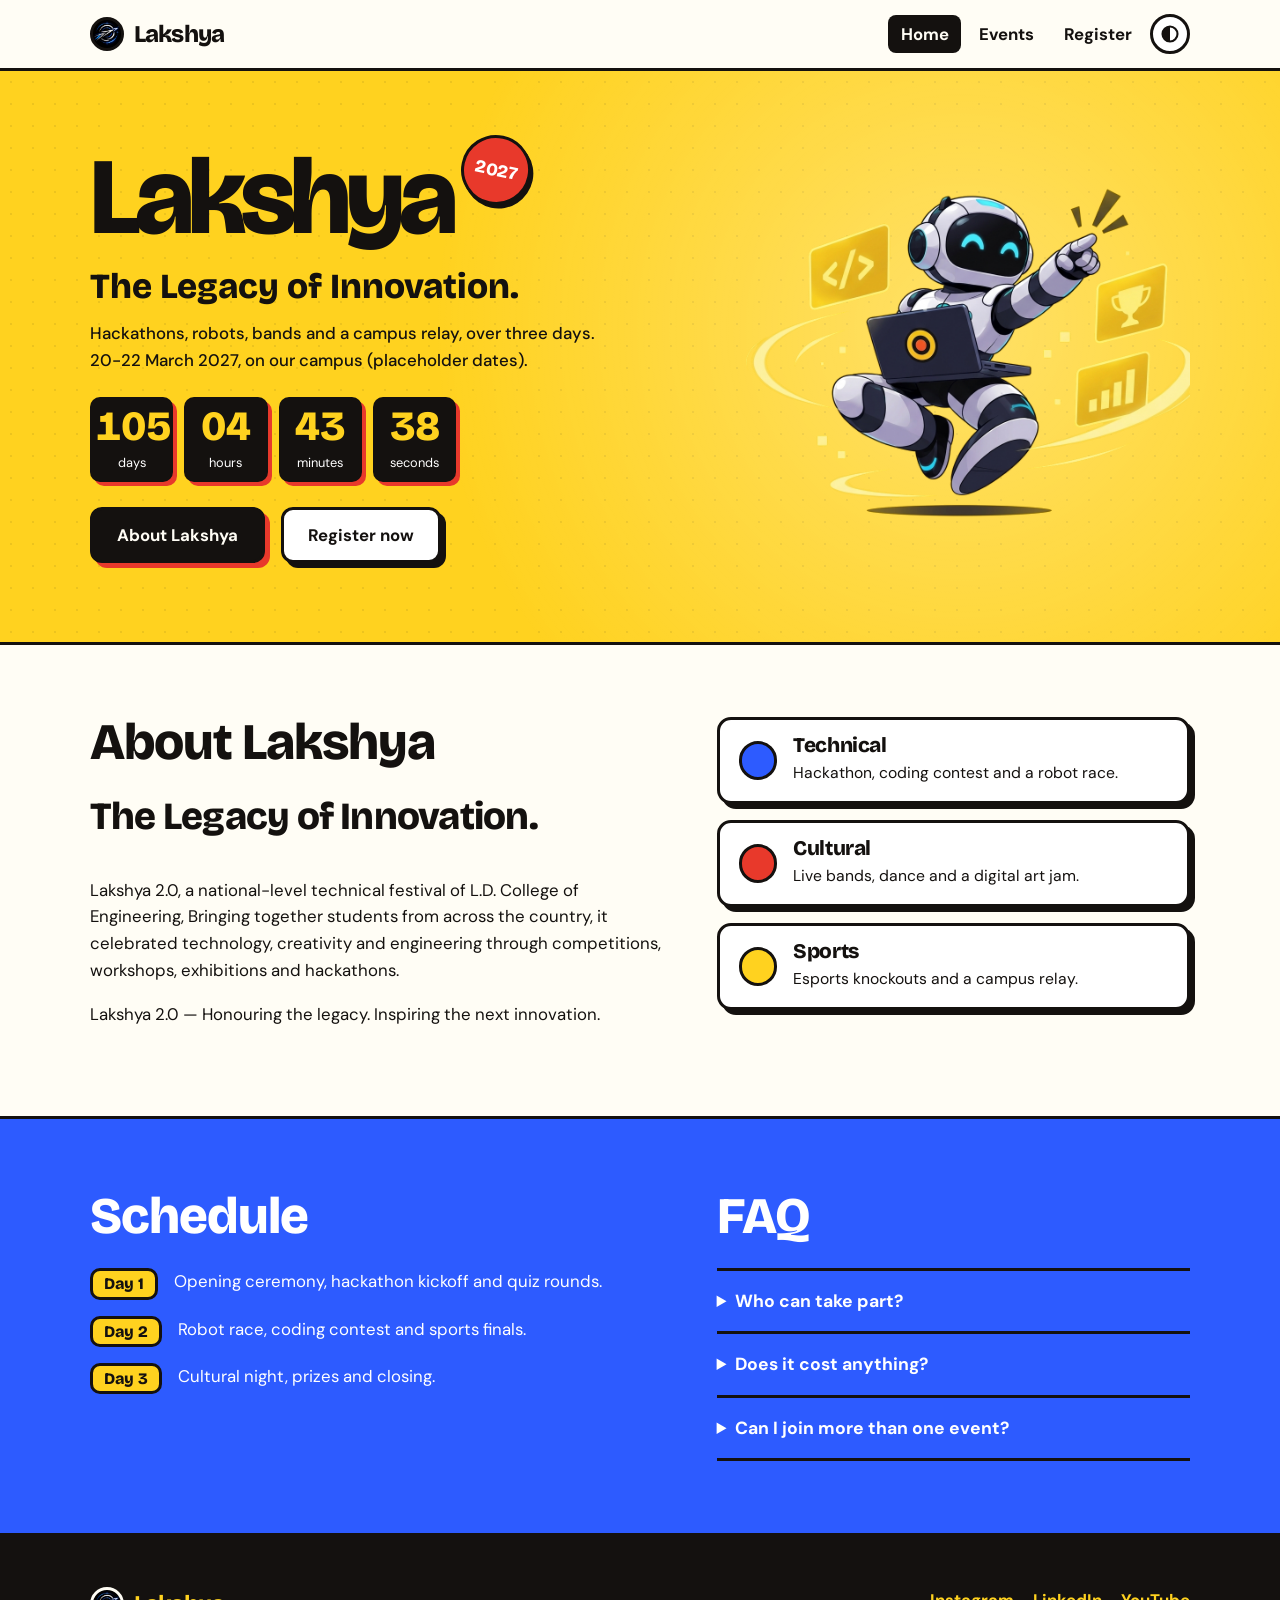
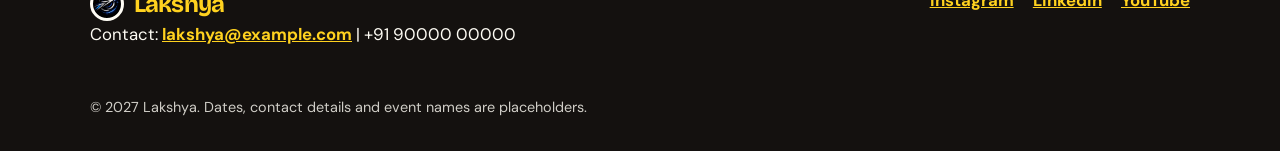
<file: index.html>
<!doctype html>
<html lang="en">

<head>
  <meta charset="UTF-8" />
  <meta name="viewport" content="width=device-width, initial-scale=1" />
  <title>Lakshya 2027 | College Tech Fest</title>
  <meta name="description" content="Lakshya 2027, the college tech fest. Pick your target. Hit it." />
  <link rel="preconnect" href="https://fonts.googleapis.com" />
  <link rel="preconnect" href="https://fonts.gstatic.com" crossorigin />
  <link
    href="https://fonts.googleapis.com/css2?family=Bricolage+Grotesque:wght@600;800&family=DM+Sans:wght@400;500;700&display=swap"
    rel="stylesheet" />
  <link rel="icon" type="image/jpeg" href="assets/logo.jpg" />
  <link rel="apple-touch-icon" href="assets/logo.jpg" />
  <link rel="stylesheet" href="style.css" />
  <script src="script.js"></script>
</head>

<body>
  <header class="site-header">
    <div class="container nav">
      <a class="brand" href="index.html"><span class="brand-mark"></span>Lakshya</a>
      <nav class="nav-links" aria-label="Main">
        <a href="index.html" aria-current="page">Home</a><a href="events.html">Events</a><a
          href="register.html">Register</a>
        <button class="theme-toggle" id="theme-toggle" type="button" aria-label="Switch between light and dark mode">
          <svg viewBox="0 0 24 24" width="20" height="20" aria-hidden="true">
            <circle cx="12" cy="12" r="9" fill="none" stroke="currentColor" stroke-width="2.5" />
            <path d="M12 3a9 9 0 000 18z" fill="currentColor" />
          </svg>
        </button>
      </nav>
    </div>
  </header>

  <main>
    <section class="hero">
      <div class="container hero-grid">
        <div>
          <h1 class="hero-title">Lakshya<span class="year-sticker">2027</span></h1>
          <p class="tagline">The Legacy of Innovation.</p>
          <p class="event-meta">
            Hackathons, robots, bands and a campus relay, over three days.<br />20-22 March 2027,
            on our campus (placeholder dates).
          </p>
          <div class="countdown" id="countdown" aria-label="Time until the event starts">
            <div class="time-box"><strong id="countdown-days">00</strong><span>days</span></div>
            <div class="time-box"><strong id="countdown-hours">00</strong><span>hours</span></div>
            <div class="time-box">
              <strong id="countdown-minutes">00</strong><span>minutes</span>
            </div>
            <div class="time-box">
              <strong id="countdown-seconds">00</strong><span>seconds</span>
            </div>
          </div>
          <div class="button-row">
            <a class="button" href="#about">About Lakshya</a>
            <a class="button button-light" href="register.html">Register now</a>
          </div>
        </div>
        <img class="hero-illustration" src="assets/hero-robot.png"
          alt="Lakshya mascot robot holding a laptop surrounded by coding, trophy, and analytics icons" />
      </div>
    </section>

    <section class="section" id="about">
      <div class="container two-column">
        <div>
          <h2>About Lakshya</h2>
          <p class="lead">The Legacy of Innovation.</p>
          <p>
            Lakshya 2.0, a national-level technical festival of L.D. College of Engineering, Bringing together students
            from across the country, it celebrated technology, creativity and engineering through competitions,
            workshops, exhibitions and hackathons.
          <p> Lakshya 2.0 — Honouring the legacy. Inspiring the next innovation.</p>

          </p>
        </div>
        <div>
          <div class="category-strip">
            <span class="category-dot dot-blue"></span>
            <div>
              <h3>Technical</h3>
              <p>Hackathon, coding contest and a robot race.</p>
            </div>
          </div>
          <div class="category-strip">
            <span class="category-dot dot-red"></span>
            <div>
              <h3>Cultural</h3>
              <p>Live bands, dance and a digital art jam.</p>
            </div>
          </div>
          <div class="category-strip">
            <span class="category-dot dot-gold"></span>
            <div>
              <h3>Sports</h3>
              <p>Esports knockouts and a campus relay.</p>
            </div>
          </div>
        </div>
      </div>
    </section>

    <section class="section band">
      <div class="container two-column">
        <div>
          <h2>Schedule</h2>
          <ul class="schedule-list">
            <li>
              <b class="day-badge">Day 1</b>
              <p>Opening ceremony, hackathon kickoff and quiz rounds.</p>
            </li>
            <li>
              <b class="day-badge">Day 2</b>
              <p>Robot race, coding contest and sports finals.</p>
            </li>
            <li>
              <b class="day-badge">Day 3</b>
              <p>Cultural night, prizes and closing.</p>
            </li>
          </ul>
        </div>
        <div>
          <h2>FAQ</h2>
          <details class="faq-item">
            <summary>Who can take part?</summary>
            <p>Any college student. Use the Register page and add your college name.</p>
          </details>
          <details class="faq-item">
            <summary>Does it cost anything?</summary>
            <p>Placeholder answer: the organisers will announce fees.</p>
          </details>
          <details class="faq-item">
            <summary>Can I join more than one event?</summary>
            <p>Yes, as long as the timings do not clash.</p>
          </details>
        </div>
      </div>
    </section>
  </main>

  <footer class="site-footer">
    <div class="container">
      <div class="footer-grid">
        <div>
          <a class="brand" href="index.html"><span class="brand-mark"></span>Lakshya</a>
          <p>
            Contact: <a href="mailto:lakshya@example.com">lakshya@example.com</a> | +91 90000
            00000
          </p>
        </div>
        <ul class="footer-links">
          <li>
            <a href="https://www.instagram.com" target="_blank" rel="noopener">Instagram</a>
          </li>
          <li><a href="https://www.linkedin.com" target="_blank" rel="noopener">LinkedIn</a></li>
          <li><a href="https://www.youtube.com" target="_blank" rel="noopener">YouTube</a></li>
        </ul>
      </div>
      <p class="footer-note">
        &copy; 2027 Lakshya. Dates, contact details and event names are placeholders.
      </p>
    </div>
  </footer>
</body>

</html>
</file>
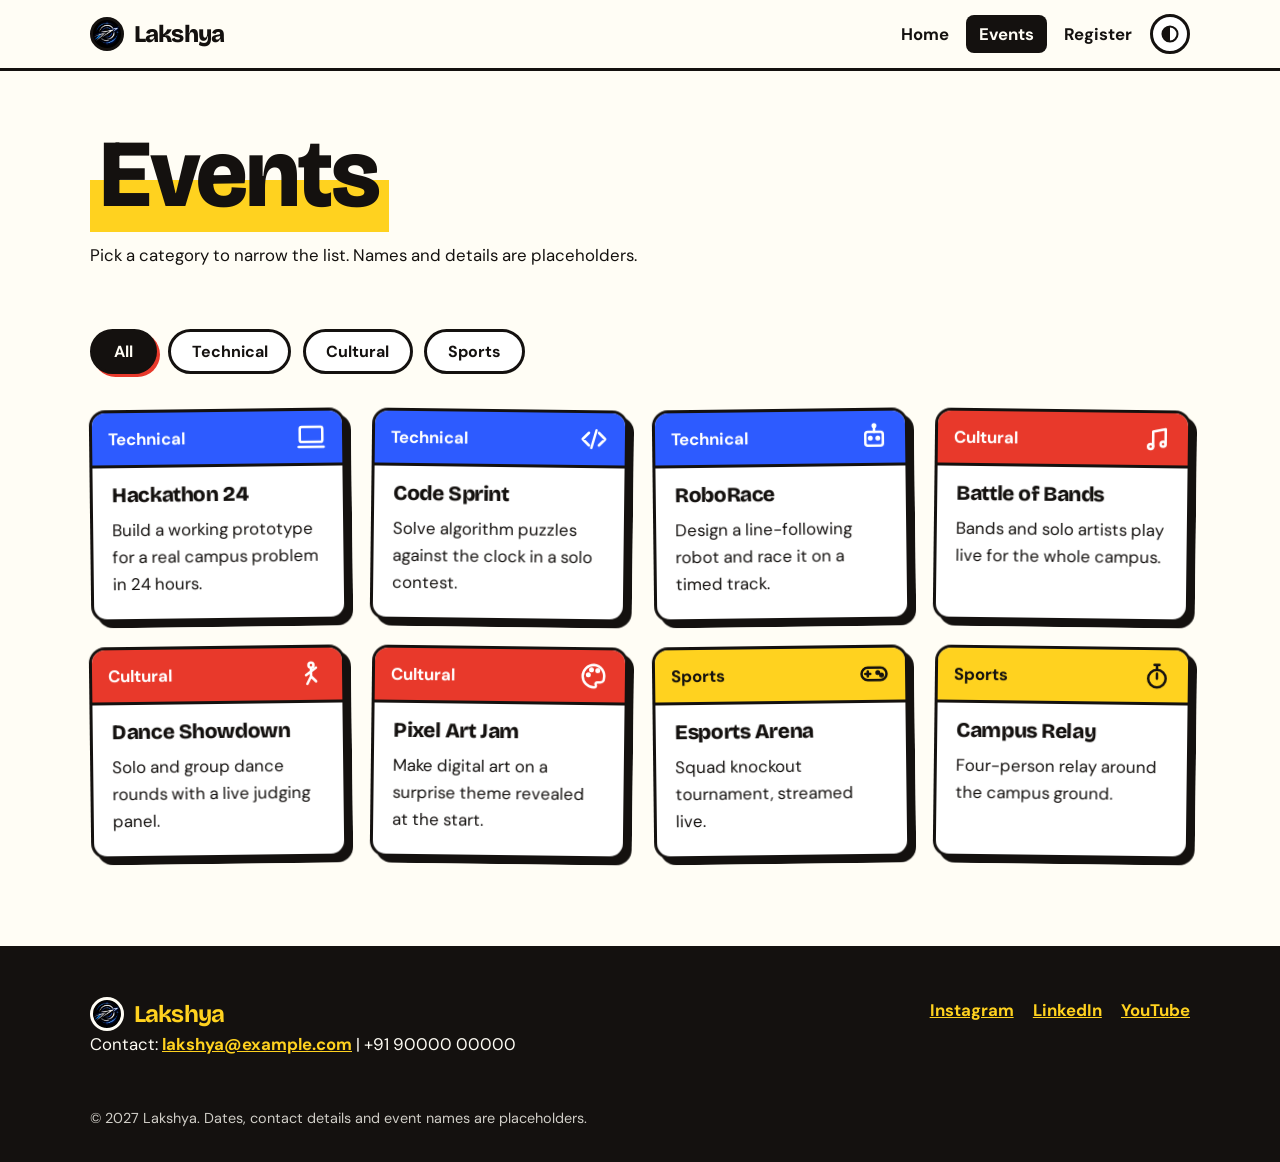
<file: events.html>
<!doctype html>
<html lang="en">
  <head>
    <meta charset="UTF-8" />
    <meta name="viewport" content="width=device-width, initial-scale=1" />
    <title>Events | Lakshya 2027</title>
    <meta
      name="description"
      content="Lakshya 2027, the college tech fest. Pick your target. Hit it."
    />
    <link rel="preconnect" href="https://fonts.googleapis.com" />
    <link rel="preconnect" href="https://fonts.gstatic.com" crossorigin />
    <link
      href="https://fonts.googleapis.com/css2?family=Bricolage+Grotesque:wght@600;800&family=DM+Sans:wght@400;500;700&display=swap"
      rel="stylesheet"
    />
    <link rel="icon" type="image/jpeg" href="assets/logo.jpg" />
    <link rel="apple-touch-icon" href="assets/logo.jpg" />
    <link rel="stylesheet" href="style.css" />
    <script src="script.js"></script>
  </head>
  <body>
    <header class="site-header">
      <div class="container nav">
        <a class="brand" href="index.html"><span class="brand-mark"></span>Lakshya</a>
        <nav class="nav-links" aria-label="Main">
          <a href="index.html">Home</a><a href="events.html" aria-current="page">Events</a
          ><a href="register.html">Register</a>
          <button
            class="theme-toggle"
            id="theme-toggle"
            type="button"
            aria-label="Switch between light and dark mode"
          >
            <svg viewBox="0 0 24 24" width="20" height="20" aria-hidden="true">
              <circle cx="12" cy="12" r="9" fill="none" stroke="currentColor" stroke-width="2.5" />
              <path d="M12 3a9 9 0 000 18z" fill="currentColor" />
            </svg>
          </button>
        </nav>
      </div>
    </header>

    <main>
      <section class="page-head">
        <div class="container">
          <h1><span class="highlight">Events</span></h1>
          <p>Pick a category to narrow the list. Names and details are placeholders.</p>
        </div>
      </section>

      <section class="section section-flush">
        <div class="container">
          <div class="filters" role="group" aria-label="Filter events by category">
            <button class="filter-btn" type="button" data-filter="All" aria-pressed="true">
              All
            </button>
            <button class="filter-btn" type="button" data-filter="Technical" aria-pressed="false">
              Technical
            </button>
            <button class="filter-btn" type="button" data-filter="Cultural" aria-pressed="false">
              Cultural
            </button>
            <button class="filter-btn" type="button" data-filter="Sports" aria-pressed="false">
              Sports
            </button>
          </div>
          <div class="cards">
            <article class="card" data-category="Technical">
              <div class="card-header">
                <span>Technical</span
                ><svg
                  class="card-icon"
                  viewBox="0 0 24 24"
                  fill="none"
                  stroke="currentColor"
                  stroke-width="2"
                  stroke-linecap="round"
                  stroke-linejoin="round"
                  aria-hidden="true"
                >
                  <rect x="3" y="4" width="18" height="12" rx="1.5" />
                  <path d="M2 20h20" />
                </svg>
              </div>
              <div class="card-body">
                <h3>Hackathon 24</h3>
                <p>Build a working prototype for a real campus problem in 24 hours.</p>
              </div>
            </article>
            <article class="card" data-category="Technical">
              <div class="card-header">
                <span>Technical</span
                ><svg
                  class="card-icon"
                  viewBox="0 0 24 24"
                  fill="none"
                  stroke="currentColor"
                  stroke-width="2"
                  stroke-linecap="round"
                  stroke-linejoin="round"
                  aria-hidden="true"
                >
                  <path d="M8 7l-5 5 5 5M16 7l5 5-5 5M14 5l-4 14" />
                </svg>
              </div>
              <div class="card-body">
                <h3>Code Sprint</h3>
                <p>Solve algorithm puzzles against the clock in a solo contest.</p>
              </div>
            </article>
            <article class="card" data-category="Technical">
              <div class="card-header">
                <span>Technical</span
                ><svg
                  class="card-icon"
                  viewBox="0 0 24 24"
                  fill="none"
                  stroke="currentColor"
                  stroke-width="2"
                  stroke-linecap="round"
                  stroke-linejoin="round"
                  aria-hidden="true"
                >
                  <rect x="5" y="8" width="14" height="11" rx="2" />
                  <circle cx="9" cy="13" r="1" />
                  <circle cx="15" cy="13" r="1" />
                  <path d="M12 8V4" />
                  <circle cx="12" cy="3" r="1" />
                </svg>
              </div>
              <div class="card-body">
                <h3>RoboRace</h3>
                <p>Design a line-following robot and race it on a timed track.</p>
              </div>
            </article>
            <article class="card" data-category="Cultural">
              <div class="card-header">
                <span>Cultural</span
                ><svg
                  class="card-icon"
                  viewBox="0 0 24 24"
                  fill="none"
                  stroke="currentColor"
                  stroke-width="2"
                  stroke-linecap="round"
                  stroke-linejoin="round"
                  aria-hidden="true"
                >
                  <path d="M9 18V6l10-2v12" />
                  <circle cx="7" cy="18" r="2" />
                  <circle cx="17" cy="16" r="2" />
                </svg>
              </div>
              <div class="card-body">
                <h3>Battle of Bands</h3>
                <p>Bands and solo artists play live for the whole campus.</p>
              </div>
            </article>
            <article class="card" data-category="Cultural">
              <div class="card-header">
                <span>Cultural</span
                ><svg
                  class="card-icon"
                  viewBox="0 0 24 24"
                  fill="none"
                  stroke="currentColor"
                  stroke-width="2"
                  stroke-linecap="round"
                  stroke-linejoin="round"
                  aria-hidden="true"
                >
                  <circle cx="12" cy="5" r="2" />
                  <path d="M12 8v6M12 10l-4 3M12 10l4-3M12 14l-3 6M12 14l4 4" />
                </svg>
              </div>
              <div class="card-body">
                <h3>Dance Showdown</h3>
                <p>Solo and group dance rounds with a live judging panel.</p>
              </div>
            </article>
            <article class="card" data-category="Cultural">
              <div class="card-header">
                <span>Cultural</span
                ><svg
                  class="card-icon"
                  viewBox="0 0 24 24"
                  fill="none"
                  stroke="currentColor"
                  stroke-width="2"
                  stroke-linecap="round"
                  stroke-linejoin="round"
                  aria-hidden="true"
                >
                  <path
                    d="M12 3a9 9 0 100 18c1.5 0 2-1 1.5-2s0-2 1.5-2h2a3 3 0 003-3A9 9 0 0012 3z"
                  />
                  <circle cx="7.5" cy="11" r="1" />
                  <circle cx="10" cy="7" r="1" />
                  <circle cx="15" cy="7.5" r="1" />
                </svg>
              </div>
              <div class="card-body">
                <h3>Pixel Art Jam</h3>
                <p>Make digital art on a surprise theme revealed at the start.</p>
              </div>
            </article>
            <article class="card" data-category="Sports">
              <div class="card-header">
                <span>Sports</span
                ><svg
                  class="card-icon"
                  viewBox="0 0 24 24"
                  fill="none"
                  stroke="currentColor"
                  stroke-width="2"
                  stroke-linecap="round"
                  stroke-linejoin="round"
                  aria-hidden="true"
                >
                  <rect x="2" y="7" width="20" height="10" rx="5" />
                  <path d="M7 10v4M5 12h4" />
                  <circle cx="15" cy="11" r="1" />
                  <circle cx="18" cy="13" r="1" />
                </svg>
              </div>
              <div class="card-body">
                <h3>Esports Arena</h3>
                <p>Squad knockout tournament, streamed live.</p>
              </div>
            </article>
            <article class="card" data-category="Sports">
              <div class="card-header">
                <span>Sports</span
                ><svg
                  class="card-icon"
                  viewBox="0 0 24 24"
                  fill="none"
                  stroke="currentColor"
                  stroke-width="2"
                  stroke-linecap="round"
                  stroke-linejoin="round"
                  aria-hidden="true"
                >
                  <circle cx="12" cy="14" r="7" />
                  <path d="M12 14v-4M10 3h4M12 3v4" />
                </svg>
              </div>
              <div class="card-body">
                <h3>Campus Relay</h3>
                <p>Four-person relay around the campus ground.</p>
              </div>
            </article>
          </div>
          <p class="filter-status" id="filter-status" aria-live="polite"></p>
        </div>
      </section>
    </main>

    <footer class="site-footer">
      <div class="container">
        <div class="footer-grid">
          <div>
            <a class="brand" href="index.html"><span class="brand-mark"></span>Lakshya</a>
            <p>
              Contact: <a href="mailto:lakshya@example.com">lakshya@example.com</a> | +91 90000
              00000
            </p>
          </div>
          <ul class="footer-links">
            <li>
              <a href="https://www.instagram.com" target="_blank" rel="noopener">Instagram</a>
            </li>
            <li><a href="https://www.linkedin.com" target="_blank" rel="noopener">LinkedIn</a></li>
            <li><a href="https://www.youtube.com" target="_blank" rel="noopener">YouTube</a></li>
          </ul>
        </div>
        <p class="footer-note">
          &copy; 2027 Lakshya. Dates, contact details and event names are placeholders.
        </p>
      </div>
    </footer>
  </body>
</html>
</file>
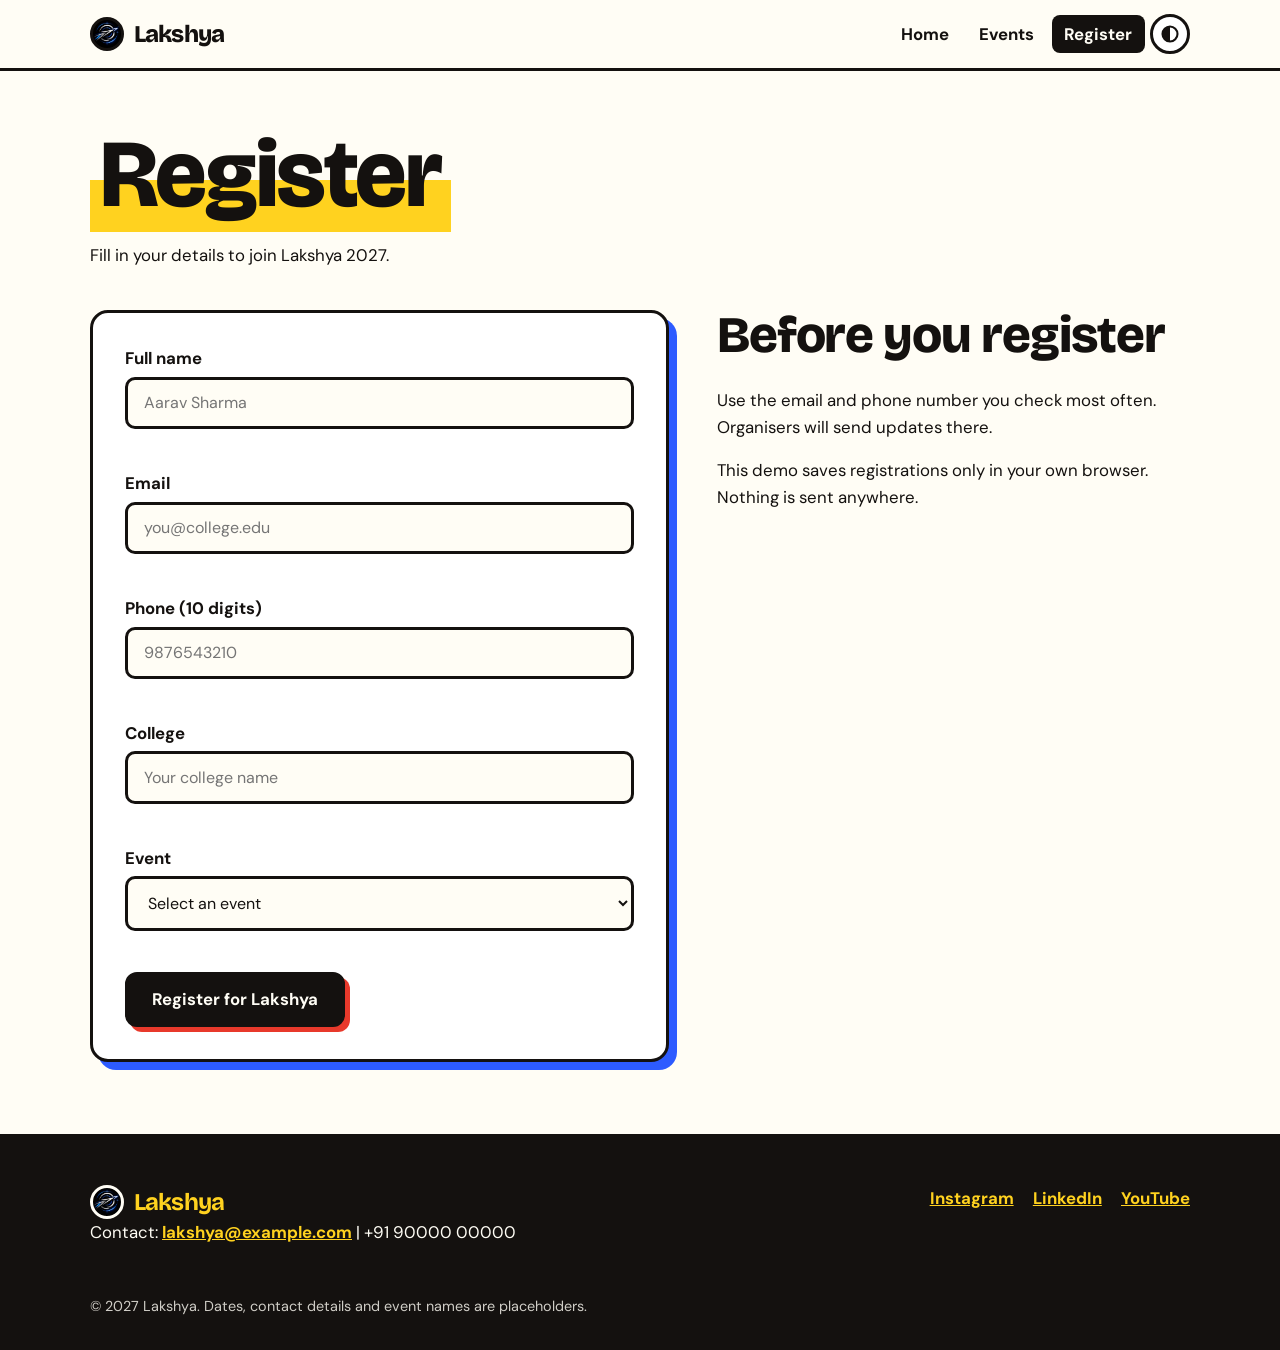
<file: register.html>
<!doctype html>
<html lang="en">
  <head>
    <meta charset="UTF-8" />
    <meta name="viewport" content="width=device-width, initial-scale=1" />
    <title>Register | Lakshya 2027</title>
    <meta
      name="description"
      content="Lakshya 2027, the college tech fest. Pick your target. Hit it."
    />
    <link rel="preconnect" href="https://fonts.googleapis.com" />
    <link rel="preconnect" href="https://fonts.gstatic.com" crossorigin />
    <link
      href="https://fonts.googleapis.com/css2?family=Bricolage+Grotesque:wght@600;800&family=DM+Sans:wght@400;500;700&display=swap"
      rel="stylesheet"
    />
    <link rel="icon" type="image/jpeg" href="assets/logo.jpg" />
    <link rel="apple-touch-icon" href="assets/logo.jpg" />
    <link rel="stylesheet" href="style.css" />
    <script src="script.js"></script>
  </head>
  <body>
    <header class="site-header">
      <div class="container nav">
        <a class="brand" href="index.html"><span class="brand-mark"></span>Lakshya</a>
        <nav class="nav-links" aria-label="Main">
          <a href="index.html">Home</a><a href="events.html">Events</a
          ><a href="register.html" aria-current="page">Register</a>
          <button
            class="theme-toggle"
            id="theme-toggle"
            type="button"
            aria-label="Switch between light and dark mode"
          >
            <svg viewBox="0 0 24 24" width="20" height="20" aria-hidden="true">
              <circle cx="12" cy="12" r="9" fill="none" stroke="currentColor" stroke-width="2.5" />
              <path d="M12 3a9 9 0 000 18z" fill="currentColor" />
            </svg>
          </button>
        </nav>
      </div>
    </header>

    <main>
      <section class="page-head">
        <div class="container">
          <h1><span class="highlight">Register</span></h1>
          <p>Fill in your details to join Lakshya 2027.</p>
        </div>
      </section>

      <section class="section section-flush">
        <div class="container register-layout">
          <form class="register-form" id="register-form" novalidate>
            <div class="form-field">
              <label for="name">Full name</label
              ><input
                id="name"
                name="name"
                type="text"
                autocomplete="name"
                placeholder="Aarav Sharma"
              />
              <p class="error-msg" id="name-error"></p>
            </div>
            <div class="form-field">
              <label for="email">Email</label
              ><input
                id="email"
                name="email"
                type="email"
                autocomplete="email"
                placeholder="you@college.edu"
              />
              <p class="error-msg" id="email-error"></p>
            </div>
            <div class="form-field">
              <label for="phone">Phone (10 digits)</label
              ><input
                id="phone"
                name="phone"
                type="tel"
                inputmode="numeric"
                maxlength="10"
                autocomplete="tel"
                placeholder="9876543210"
              />
              <p class="error-msg" id="phone-error"></p>
            </div>
            <div class="form-field">
              <label for="college">College</label
              ><input id="college" name="college" type="text" placeholder="Your college name" />
              <p class="error-msg" id="college-error"></p>
            </div>
            <div class="form-field">
              <label for="event">Event</label>
              <select id="event" name="event">
                <option value="">Select an event</option>
                <option value="Hackathon 24">Hackathon 24</option>
                <option value="Code Sprint">Code Sprint</option>
                <option value="RoboRace">RoboRace</option>
                <option value="Battle of Bands">Battle of Bands</option>
                <option value="Dance Showdown">Dance Showdown</option>
                <option value="Pixel Art Jam">Pixel Art Jam</option>
                <option value="Esports Arena">Esports Arena</option>
                <option value="Campus Relay">Campus Relay</option>
              </select>
              <p class="error-msg" id="event-error"></p>
            </div>
            <button class="button" type="submit">Register for Lakshya</button>
            <p class="success-msg" id="success-message" role="status"></p>
          </form>
          <aside>
            <h2>Before you register</h2>
            <p>
              Use the email and phone number you check most often. Organisers will send updates
              there.
            </p>
            <p>This demo saves registrations only in your own browser. Nothing is sent anywhere.</p>
            <p class="saved-count" id="saved-count"></p>
          </aside>
        </div>
      </section>
    </main>

    <footer class="site-footer">
      <div class="container">
        <div class="footer-grid">
          <div>
            <a class="brand" href="index.html"><span class="brand-mark"></span>Lakshya</a>
            <p>
              Contact: <a href="mailto:lakshya@example.com">lakshya@example.com</a> | +91 90000
              00000
            </p>
          </div>
          <ul class="footer-links">
            <li>
              <a href="https://www.instagram.com" target="_blank" rel="noopener">Instagram</a>
            </li>
            <li><a href="https://www.linkedin.com" target="_blank" rel="noopener">LinkedIn</a></li>
            <li><a href="https://www.youtube.com" target="_blank" rel="noopener">YouTube</a></li>
          </ul>
        </div>
        <p class="footer-note">
          &copy; 2027 Lakshya. Dates, contact details and event names are placeholders.
        </p>
      </div>
    </footer>
  </body>
</html>
</file>
<file: style.css>
/* Lakshya 2027 - stylesheet shared by all three pages.
   Theme: an archery target (Lakshya means "target"). Gold, red, blue, black and white,
   flat colours, thick outlines and hard offset shadows. */

/* ---------- Design tokens ---------- */
:root {
  --bg: #fffdf5;
  --card-bg: #ffffff;
  --text: #14110f;
  --line: #14110f;
  --gold: #ffd21f;
  --red: #e8392b;
  --blue: #2d5bff;
  --ink: #14110f;
  --paper: #fffdf5;
  --font-display: "Bricolage Grotesque", "Arial Black", Impact, sans-serif;
  --font-body: "DM Sans", "Segoe UI", Arial, sans-serif;
}
:root[data-theme="dark"] {
  --bg: #161210;
  --card-bg: #231d19;
  --text: #fff8e5;
  --line: #fff8e5;
}

/* ---------- Base ---------- */
*,
*::before,
*::after {
  box-sizing: border-box;
}
html {
  scroll-behavior: smooth;
}
body {
  margin: 0;
  background: var(--bg);
  color: var(--text);
  font: clamp(0.98rem, 0.94rem + 0.25vw, 1.05rem) / 1.6 var(--font-body);
  overflow-x: hidden;
}
a {
  color: inherit;
}
:focus-visible {
  outline: 4px solid var(--blue);
  outline-offset: 3px;
}
h1,
h2,
h3 {
  font-family: var(--font-display);
  font-weight: 800;
  line-height: 1;
  margin: 0 0 0.5em;
  letter-spacing: -0.02em;
}
h2 {
  font-size: clamp(2rem, 5vw, 3.2rem);
}
h3 {
  font-size: 1.3rem;
}
p {
  margin: 0 0 1em;
  max-width: 60ch;
}
.container {
  width: min(1100px, 100% - clamp(1.5rem, 4vw, 2.5rem));
  margin-inline: auto;
}
.section {
  padding: clamp(2.5rem, 6vw, 4.5rem) 0;
}
.section-flush {
  padding-top: 0;
}

/* ---------- Header and navigation ---------- */
.site-header {
  background: var(--bg);
  border-bottom: 3px solid var(--line);
  position: sticky;
  top: 0;
  z-index: 10;
}
.nav {
  display: flex;
  align-items: center;
  justify-content: space-between;
  flex-wrap: wrap;
  gap: 0.6rem 1rem;
  min-height: 68px;
  padding: 0.5rem 0;
}
.brand {
  display: flex;
  align-items: center;
  gap: 0.6rem;
  font: 800 1.5rem var(--font-display);
  letter-spacing: -0.03em;
  text-decoration: none;
}
.brand-mark {
  width: 34px;
  height: 34px;
  flex: none;
  border-radius: 50%;
  border: 3px solid var(--line);
  background: #000000 url("assets/logo.jpg") center / 138% no-repeat;
}
.nav-links {
  display: flex;
  align-items: center;
  flex-wrap: wrap;
  gap: 0.3rem;
}
.nav-links a {
  text-decoration: none;
  font-weight: 700;
  padding: 0.35rem 0.8rem;
  border-radius: 8px;
}
.nav-links a:hover {
  background: var(--gold);
  color: var(--ink);
}
.nav-links a[aria-current="page"] {
  background: var(--ink);
  color: var(--paper);
}
:root[data-theme="dark"] .nav-links a[aria-current="page"] {
  background: var(--gold);
  color: var(--ink);
}
.theme-toggle {
  display: grid;
  place-items: center;
  width: 40px;
  height: 40px;
  border: 3px solid var(--line);
  border-radius: 50%;
  background: var(--card-bg);
  color: var(--text);
  cursor: pointer;
}
.theme-toggle:hover {
  background: var(--gold);
  color: var(--ink);
}

/* ---------- Buttons ---------- */
.button {
  display: inline-block;
  padding: 0.85rem 1.5rem;
  border: 3px solid var(--ink);
  border-radius: 12px;
  background: var(--ink);
  color: var(--paper);
  font: 700 1.05rem var(--font-body);
  text-decoration: none;
  box-shadow: 5px 5px 0 var(--red);
  cursor: pointer;
  transition:
    transform 0.12s,
    box-shadow 0.12s;
}
.button:hover {
  transform: translate(-2px, -2px);
  box-shadow: 7px 7px 0 var(--red);
}
.button:active {
  transform: translate(4px, 4px);
  box-shadow: 1px 1px 0 var(--red);
}
.button-light {
  background: #ffffff;
  color: var(--ink);
  box-shadow: 5px 5px 0 var(--ink);
}
.button-light:hover {
  box-shadow: 7px 7px 0 var(--ink);
}
.button-light:active {
  box-shadow: 1px 1px 0 var(--ink);
}
.button-row {
  display: flex;
  flex-wrap: wrap;
  gap: 1rem;
  margin-top: 1.6rem;
}

/* ---------- Home: hero ---------- */
.hero {
  background-color: var(--gold);
  background-image:
    radial-gradient(circle at 75% 45%, rgba(255, 255, 255, 0.32), transparent 52%),
    radial-gradient(rgba(20, 17, 15, 0.08) 1.5px, transparent 1.5px);
  background-size: 100% 100%, 22px 22px;
  color: var(--ink);
  border-bottom: 3px solid var(--line);
  overflow: hidden;
}
.hero-grid {
  display: grid;
  grid-template-columns: 1.15fr 0.85fr;
  align-items: center;
  gap: clamp(1.5rem, 3vw, 2.5rem);
  padding: clamp(2rem, 5vw, 3.5rem) 0 clamp(2.5rem, 5vw, 4rem);
}
.hero-grid > * {
  min-width: 0;
}
.hero-title {
  position: relative;
  display: inline-block;
  margin: 0 0 0.15em;
  font-size: clamp(3.2rem, 8.5vw, 8.5rem);
  letter-spacing: -0.05em;
}
.year-sticker {
  position: absolute;
  top: -0.5rem;
  left: calc(100% + 0.5rem);
  display: grid;
  place-items: center;
  width: clamp(4.2rem, 5.5vw, 5.2rem);
  height: clamp(4.2rem, 5.5vw, 5.2rem);
  border: 3px solid var(--ink);
  border-radius: 50%;
  background: var(--red);
  color: #ffffff;
  font: 800 clamp(1.1rem, 1.4vw, 1.4rem) var(--font-display);
  letter-spacing: 0;
  transform: rotate(12deg);
  box-shadow: 3px 3px 0 var(--ink);
}
.tagline {
  margin-bottom: 0.4em;
  font: 800 clamp(1.5rem, 3.5vw, 2.2rem) / 1.1 var(--font-display);
}
.event-meta {
  font-weight: 500;
}

/* Countdown */
.countdown {
  display: grid;
  grid-template-columns: repeat(4, minmax(0, 5.2rem));
  gap: clamp(0.45rem, 2vw, 0.7rem);
  margin-top: 1.4rem;
  max-width: 100%;
}
.countdown .tagline {
  grid-column: 1 / -1;
  margin: 0;
}
.time-box {
  min-width: 0;
  padding: 0.6rem 0.35rem 0.45rem;
  border-radius: 10px;
  background: var(--ink);
  color: var(--gold);
  text-align: center;
  box-shadow: 4px 4px 0 var(--red);
}
.time-box strong {
  display: block;
  font: 800 clamp(1.4rem, 5vw, 2.6rem) / 1 var(--font-display);
  font-variant-numeric: tabular-nums;
}
.time-box span {
  font-size: 0.8rem;
  color: #ffffff;
}
.time-box strong.tick {
  animation: tick 0.3s;
}
@keyframes tick {
  from {
    transform: translateY(-30%);
    opacity: 0.2;
  }
}

/* Hero mascot illustration */
.hero-illustration {
  display: block;
  width: 100%;
  max-width: 460px;
  height: auto;
  justify-self: center;
  animation: float-mascot 4.5s ease-in-out infinite;
}
@keyframes float-mascot {
  0%,
  100% {
    transform: translateY(0);
  }
  50% {
    transform: translateY(-8px);
  }
}

/* ---------- Home: about, schedule, FAQ ---------- */
.two-column {
  display: grid;
  grid-template-columns: 1.1fr 0.9fr;
  align-items: start;
  gap: clamp(1.75rem, 4vw, 3rem);
}
.two-column > * {
  min-width: 0;
}
.lead {
  max-width: 22ch;
  font: 800 clamp(1.6rem, 3.6vw, 2.4rem) / 1.15 var(--font-display);
  letter-spacing: -0.02em;
}
.category-strip {
  display: flex;
  align-items: center;
  gap: 1rem;
  margin-bottom: 1rem;
  padding: 1rem 1.2rem;
  border: 3px solid var(--line);
  border-radius: 14px;
  background: var(--card-bg);
  box-shadow: 5px 5px 0 var(--line);
}
.category-strip h3 {
  margin: 0 0 0.15em;
}
.category-strip p {
  margin: 0;
  font-size: 0.98rem;
}
.category-dot {
  flex: none;
  width: 2.4rem;
  height: 2.4rem;
  border: 3px solid var(--ink);
  border-radius: 50%;
}
.dot-blue {
  background: var(--blue);
}
.dot-red {
  background: var(--red);
}
.dot-gold {
  background: var(--gold);
}
.band {
  background: var(--blue);
  color: #ffffff;
  border-block: 3px solid var(--line);
}
.schedule-list {
  display: grid;
  gap: 1rem;
  margin: 0;
  padding: 0;
  list-style: none;
}
.schedule-list li {
  display: flex;
  align-items: flex-start;
  gap: 1rem;
}
.schedule-list p {
  margin: 0;
}
.day-badge {
  flex: none;
  padding: 0.2rem 0.7rem;
  border: 3px solid var(--ink);
  border-radius: 10px;
  background: var(--gold);
  color: var(--ink);
  font: 800 1rem var(--font-display);
}
.faq-item {
  padding: 1rem 0;
  border-top: 3px solid var(--line);
}
.faq-item:last-child {
  border-bottom: 3px solid var(--line);
}
.faq-item summary {
  cursor: pointer;
  font-size: 1.1rem;
  font-weight: 700;
}
.faq-item p {
  margin: 0.6rem 0 0;
}

/* ---------- Inner page headings ---------- */
.page-head {
  padding: clamp(2rem, 5vw, 3.5rem) 0 1.5rem;
}
.page-head h1 {
  margin-bottom: 0.2em;
  font-size: clamp(2.6rem, 10vw, 6rem);
}
.highlight {
  background: linear-gradient(transparent 55%, var(--gold) 55%);
  padding: 0 0.1em;
}

/* ---------- Events page ---------- */
.filters {
  display: flex;
  flex-wrap: wrap;
  gap: 0.7rem;
  margin: 1.2rem 0 2.2rem;
}
.filter-btn {
  padding: 0.55rem 1.3rem;
  border: 3px solid var(--line);
  border-radius: 999px;
  background: var(--card-bg);
  color: var(--text);
  font: 700 1rem var(--font-body);
  cursor: pointer;
  transition: transform 0.12s;
}
.filter-btn:hover {
  transform: translateY(-2px);
}
.filter-btn[aria-pressed="true"] {
  background: var(--ink);
  color: var(--paper);
  box-shadow: 3px 3px 0 var(--red);
}
:root[data-theme="dark"] .filter-btn[aria-pressed="true"] {
  background: var(--gold);
  color: var(--ink);
}
.cards {
  display: grid;
  grid-template-columns: repeat(auto-fill, minmax(min(250px, 100%), 1fr));
  gap: clamp(1.1rem, 3vw, 1.6rem);
}
.card {
  display: flex;
  flex-direction: column;
  overflow: hidden;
  border: 3px solid var(--line);
  border-radius: 16px;
  background: var(--card-bg);
  box-shadow: 6px 6px 0 var(--line);
  animation: pop 0.35s both;
  transition:
    transform 0.15s,
    box-shadow 0.15s;
}
.card:nth-child(odd) {
  transform: rotate(-0.7deg);
}
.card:nth-child(even) {
  transform: rotate(0.7deg);
}
.card:hover {
  transform: translate(-3px, -3px) rotate(0);
  box-shadow: 10px 10px 0 var(--line);
}
.card[hidden] {
  display: none;
}
@keyframes pop {
  from {
    opacity: 0;
    transform: scale(0.92);
  }
}
.card-header {
  display: flex;
  align-items: center;
  justify-content: space-between;
  padding: 0.7rem 1rem;
  border-bottom: 3px solid var(--line);
  font-weight: 700;
  color: var(--ink);
}
.card[data-category="Technical"] .card-header {
  background: var(--blue);
  color: #ffffff;
}
.card[data-category="Cultural"] .card-header {
  background: var(--red);
  color: #ffffff;
}
.card[data-category="Sports"] .card-header {
  background: var(--gold);
}
.card-icon {
  width: 30px;
  height: 30px;
}
.card-body {
  padding: 1.1rem 1.2rem 1.3rem;
}
.card-body p {
  margin: 0;
}
.filter-status {
  font-weight: 700;
}

/* ---------- Register page ---------- */
.register-layout {
  display: grid;
  grid-template-columns: 1.1fr 0.9fr;
  align-items: start;
  gap: clamp(1.75rem, 4vw, 3rem);
}
.register-layout > * {
  min-width: 0;
}
.register-form {
  padding: clamp(1.25rem, 4vw, 2rem);
  border: 3px solid var(--line);
  border-radius: 18px;
  background: var(--card-bg);
  box-shadow: 8px 8px 0 var(--blue);
}
.form-field {
  margin-bottom: 1.1rem;
}
.form-field label {
  display: block;
  margin-bottom: 0.3rem;
  font-weight: 700;
}
.form-field input,
.form-field select {
  width: 100%;
  padding: 0.8rem 1rem;
  border: 3px solid var(--line);
  border-radius: 10px;
  background: var(--bg);
  color: var(--text);
  font: 1rem var(--font-body);
}
.form-field input:focus,
.form-field select:focus {
  outline: none;
  box-shadow: 0 0 0 4px var(--gold);
}
.form-field.has-error input,
.form-field.has-error select {
  border-color: var(--red);
  animation: shake 0.3s;
}
@keyframes shake {
  25% {
    transform: translateX(-5px);
  }
  75% {
    transform: translateX(5px);
  }
}
.error-msg {
  min-height: 1.3em;
  margin: 0.25rem 0 0;
  color: var(--red);
  font-size: 0.92rem;
  font-weight: 700;
}
:root[data-theme="dark"] .error-msg {
  color: #ff7a6e;
}
.success-msg {
  display: none;
  margin: 1.2rem 0 0;
  padding: 1rem 1.2rem;
  border: 3px solid var(--ink);
  border-radius: 12px;
  background: var(--gold);
  color: var(--ink);
  font-weight: 700;
}
.success-msg.show {
  display: block;
  animation: pop 0.35s;
}
.saved-count {
  font-weight: 700;
}

/* ---------- Footer ---------- */
.site-footer {
  padding: 3rem 0 2rem;
  border-top: 3px solid var(--line);
  background: var(--ink);
  color: var(--paper);
}
.footer-grid {
  display: flex;
  flex-wrap: wrap;
  justify-content: space-between;
  gap: 2rem;
}
.site-footer .brand {
  color: var(--gold);
}
.site-footer .brand-mark {
  border-color: var(--paper);
}
.site-footer a {
  color: var(--gold);
  font-weight: 700;
}
.footer-links {
  display: flex;
  flex-wrap: wrap;
  gap: 1.2rem;
  margin: 0;
  padding: 0;
  list-style: none;
}
.footer-note {
  margin: 2rem 0 0;
  font-size: 0.9rem;
  opacity: 0.8;
}

/* ---------- Responsive ---------- */
@media (max-width: 820px) {
  .hero-grid,
  .two-column,
  .register-layout {
    grid-template-columns: 1fr;
  }
  .hero-grid {
    gap: 0;
    padding: 1.75rem 0 2.25rem;
    text-align: center;
  }
  .hero-grid > div {
    display: contents;
  }
  .hero-title {
    order: 1;
    justify-self: center;
    font-size: clamp(3.2rem, 13vw, 6.5rem);
  }
  .tagline {
    order: 2;
    margin-inline: auto;
  }
  .event-meta {
    order: 3;
    margin-inline: auto;
    font-size: 0.95rem;
  }
  .hero-illustration {
    order: 4;
    max-width: 380px;
    margin: 0.25rem auto;
  }
  .countdown {
    order: 5;
    margin: 0.75rem auto 0;
  }
  .button-row {
    order: 6;
    justify-content: center;
    margin-top: 1.25rem;
  }
  .year-sticker {
    top: -0.45rem;
    left: calc(100% + 0.4rem);
    width: 4.2rem;
    height: 4.2rem;
    font-size: 1.1rem;
  }
}
@media (max-width: 600px) {
  .card:nth-child(odd),
  .card:nth-child(even) {
    transform: none;
  }
  .card:hover {
    transform: translate(-2px, -2px);
    box-shadow: 8px 8px 0 var(--line);
  }
  .register-form {
    box-shadow: 5px 5px 0 var(--blue);
  }
  .footer-grid {
    gap: 1.25rem;
  }
}
@media (max-width: 480px) {
  .nav {
    justify-content: space-between;
    min-height: 58px;
    gap: 0.4rem;
  }
  .brand {
    font-size: 1.2rem;
    gap: 0.45rem;
  }
  .brand-mark {
    width: 28px;
    height: 28px;
  }
  .nav-links {
    gap: 0.15rem;
  }
  .nav-links a {
    padding: 0.35rem 0.55rem;
    font-size: 0.9rem;
  }
  .theme-toggle {
    width: 34px;
    height: 34px;
  }
  .hero-grid {
    padding: 1.35rem 0 2rem;
  }
  .hero-illustration {
    width: 92%;
    max-width: 330px;
    margin: 0 auto;
  }
  .hero-title {
    font-size: clamp(2.8rem, 13.5vw, 4.2rem);
  }
  .year-sticker {
    top: -0.35rem;
    left: calc(100% + 0.35rem);
    width: 3.3rem;
    height: 3.3rem;
    font-size: 0.9rem;
  }
  .countdown {
    width: 100%;
    max-width: 340px;
    grid-template-columns: repeat(4, minmax(0, 1fr));
  }
  .time-box span {
    font-size: 0.72rem;
  }
  .button-row {
    display: grid;
    grid-template-columns: 1fr 1fr;
    gap: 0.75rem;
    width: 100%;
    max-width: 340px;
    margin-inline: auto;
  }
  .button-row .button {
    width: 100%;
    padding: 0.75rem 0.5rem;
    font-size: 0.95rem;
    text-align: center;
  }
  .register-form .button {
    width: 100%;
    text-align: center;
  }
  .category-strip {
    padding: 0.9rem 1rem;
    gap: 0.85rem;
  }
  .schedule-list li {
    gap: 0.75rem;
  }
}
@media (prefers-reduced-motion: reduce) {
  *,
  *::before,
  *::after {
    animation: none !important;
    transition: none !important;
  }
}
</file>
